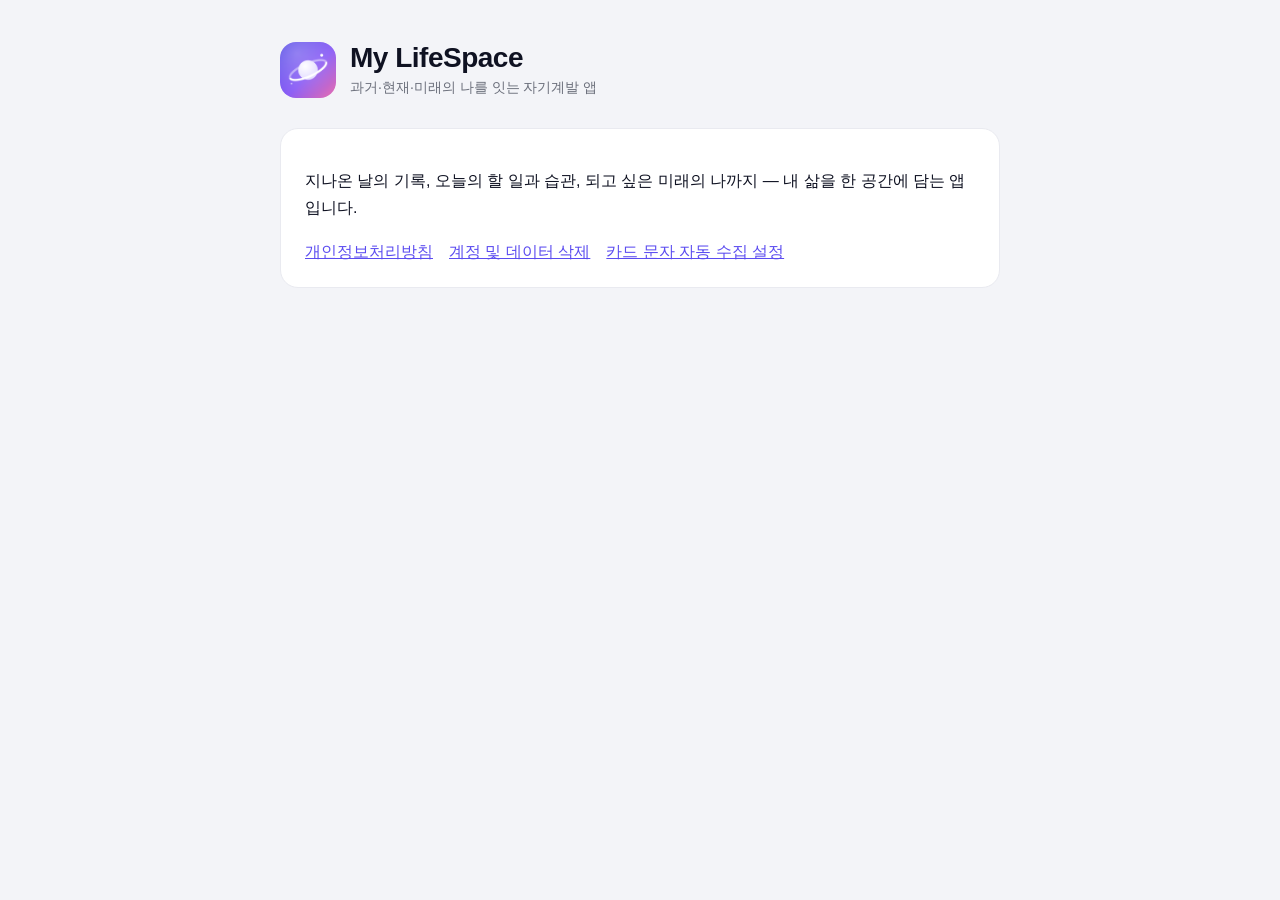
<file: index.html>
<!doctype html>
<html lang="ko">
<head>
  <meta charset="utf-8" />
  <meta name="viewport" content="width=device-width, initial-scale=1" />
  <title>My LifeSpace</title>
  <link rel="icon" href="icon.png" />
  <link rel="stylesheet" href="style.css" />
</head>
<body>
  <main>
    <header>
      <img src="icon.png" alt="My LifeSpace 아이콘" />
      <div>
        <h1>My LifeSpace</h1>
        <div class="muted">과거·현재·미래의 나를 잇는 자기계발 앱</div>
      </div>
    </header>
    <div class="card">
      <p>지나온 날의 기록, 오늘의 할 일과 습관, 되고 싶은 미래의 나까지 — 내 삶을 한 공간에 담는 앱입니다.</p>
      <nav>
        <a href="privacy.html">개인정보처리방침</a>
        <a href="delete-account.html">계정 및 데이터 삭제</a>
        <a href="auto-collect.html">카드 문자 자동 수집 설정</a>
      </nav>
    </div>
  </main>
</body>
</html>
</file>
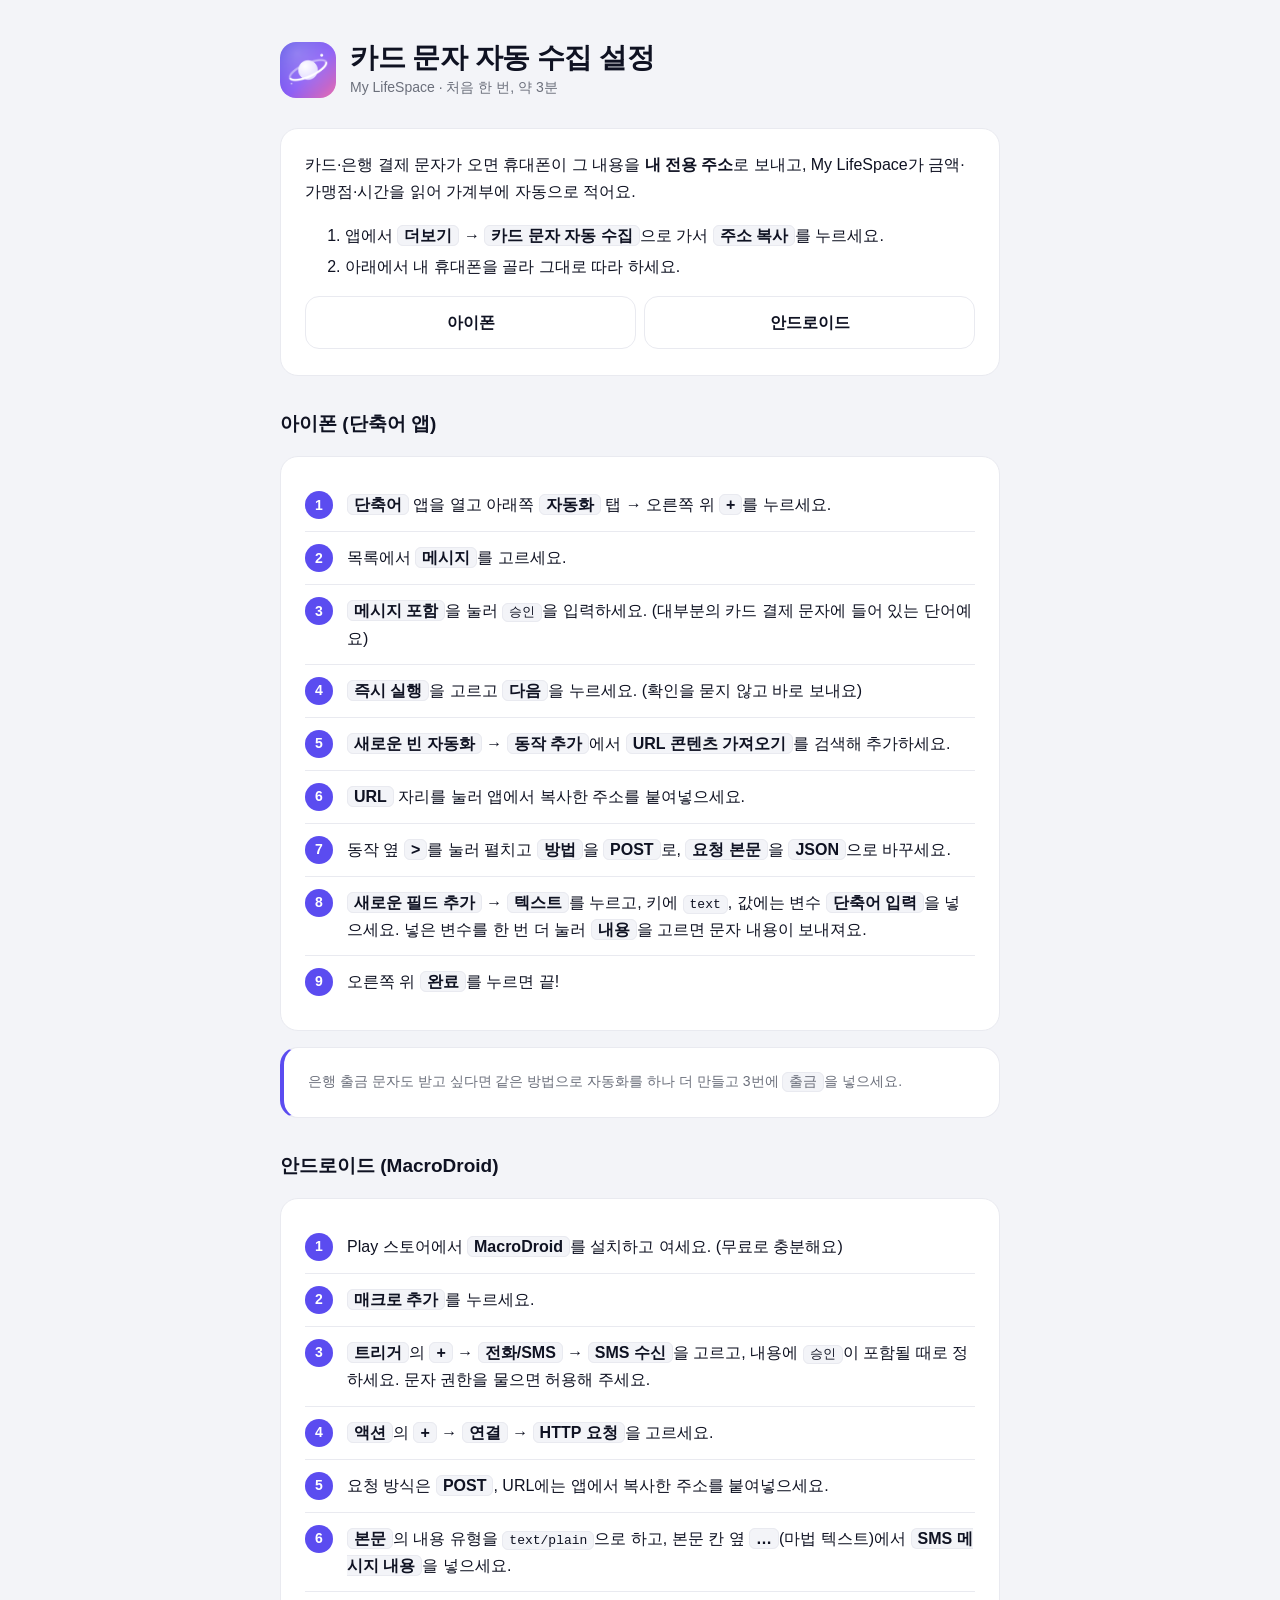
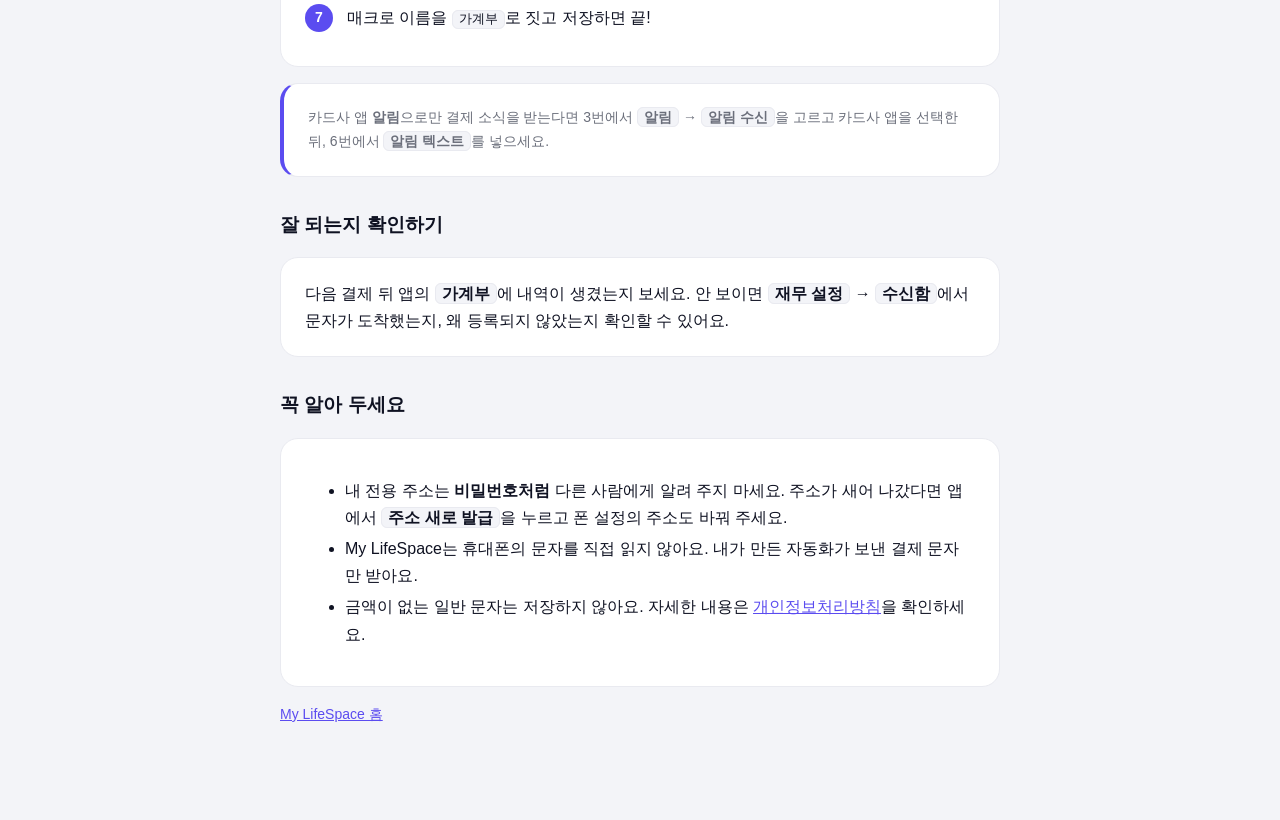
<file: auto-collect.html>
<!doctype html>
<html lang="ko">
<head>
  <meta charset="utf-8" />
  <meta name="viewport" content="width=device-width, initial-scale=1" />
  <title>카드 문자 자동 수집 설정 · My LifeSpace</title>
  <link rel="icon" href="icon.png" />
  <link rel="stylesheet" href="style.css" />
  <style>
    .tabs { display: flex; gap: 8px; margin: 8px 0 4px; }
    .tabs a { flex: 1; text-align: center; padding: 12px; border-radius: 14px; border: 1px solid var(--border);
      background: var(--card); color: var(--text); text-decoration: none; font-weight: 600; }
    .step { display: flex; gap: 14px; padding: 12px 0; border-bottom: 1px solid var(--border); }
    .step:last-child { border-bottom: 0; }
    .num { flex: none; width: 28px; height: 28px; border-radius: 50%; background: var(--primary); color: #fff;
      display: flex; align-items: center; justify-content: center; font-weight: 700; font-size: 14px; }
    .step p { margin: 0; }
    b.ui { background: var(--bg); border: 1px solid var(--border); border-radius: 6px; padding: 1px 6px; font-weight: 600; }
    code { background: var(--bg); border: 1px solid var(--border); border-radius: 6px; padding: 1px 6px; }
    .note { border-left: 4px solid var(--primary); }
    section { scroll-margin-top: 16px; }
  </style>
</head>
<body>
  <main>
    <header>
      <img src="icon.png" alt="" />
      <div>
        <h1>카드 문자 자동 수집 설정</h1>
        <div class="muted">My LifeSpace · 처음 한 번, 약 3분</div>
      </div>
    </header>

    <div class="card">
      카드·은행 결제 문자가 오면 휴대폰이 그 내용을 <strong>내 전용 주소</strong>로 보내고, My LifeSpace가 금액·가맹점·시간을 읽어 가계부에 자동으로 적어요.
      <ol>
        <li>앱에서 <b class="ui">더보기</b> → <b class="ui">카드 문자 자동 수집</b>으로 가서 <b class="ui">주소 복사</b>를 누르세요.</li>
        <li>아래에서 내 휴대폰을 골라 그대로 따라 하세요.</li>
      </ol>
      <div class="tabs">
        <a href="#iphone">아이폰</a>
        <a href="#android">안드로이드</a>
      </div>
    </div>

    <section id="iphone">
      <h2>아이폰 (단축어 앱)</h2>
      <div class="card">
        <div class="step"><div class="num">1</div><p><b class="ui">단축어</b> 앱을 열고 아래쪽 <b class="ui">자동화</b> 탭 → 오른쪽 위 <b class="ui">+</b>를 누르세요.</p></div>
        <div class="step"><div class="num">2</div><p>목록에서 <b class="ui">메시지</b>를 고르세요.</p></div>
        <div class="step"><div class="num">3</div><p><b class="ui">메시지 포함</b>을 눌러 <code>승인</code>을 입력하세요. (대부분의 카드 결제 문자에 들어 있는 단어예요)</p></div>
        <div class="step"><div class="num">4</div><p><b class="ui">즉시 실행</b>을 고르고 <b class="ui">다음</b>을 누르세요. (확인을 묻지 않고 바로 보내요)</p></div>
        <div class="step"><div class="num">5</div><p><b class="ui">새로운 빈 자동화</b> → <b class="ui">동작 추가</b>에서 <b class="ui">URL 콘텐츠 가져오기</b>를 검색해 추가하세요.</p></div>
        <div class="step"><div class="num">6</div><p><b class="ui">URL</b> 자리를 눌러 앱에서 복사한 주소를 붙여넣으세요.</p></div>
        <div class="step"><div class="num">7</div><p>동작 옆 <b class="ui">&gt;</b>를 눌러 펼치고 <b class="ui">방법</b>을 <b class="ui">POST</b>로, <b class="ui">요청 본문</b>을 <b class="ui">JSON</b>으로 바꾸세요.</p></div>
        <div class="step"><div class="num">8</div><p><b class="ui">새로운 필드 추가</b> → <b class="ui">텍스트</b>를 누르고, 키에 <code>text</code>, 값에는 변수 <b class="ui">단축어 입력</b>을 넣으세요. 넣은 변수를 한 번 더 눌러 <b class="ui">내용</b>을 고르면 문자 내용이 보내져요.</p></div>
        <div class="step"><div class="num">9</div><p>오른쪽 위 <b class="ui">완료</b>를 누르면 끝!</p></div>
      </div>
      <div class="card note muted">
        은행 출금 문자도 받고 싶다면 같은 방법으로 자동화를 하나 더 만들고 3번에 <code>출금</code>을 넣으세요.
      </div>
    </section>

    <section id="android">
      <h2>안드로이드 (MacroDroid)</h2>
      <div class="card">
        <div class="step"><div class="num">1</div><p>Play 스토어에서 <b class="ui">MacroDroid</b>를 설치하고 여세요. (무료로 충분해요)</p></div>
        <div class="step"><div class="num">2</div><p><b class="ui">매크로 추가</b>를 누르세요.</p></div>
        <div class="step"><div class="num">3</div><p><b class="ui">트리거</b>의 <b class="ui">+</b> → <b class="ui">전화/SMS</b> → <b class="ui">SMS 수신</b>을 고르고, 내용에 <code>승인</code>이 포함될 때로 정하세요. 문자 권한을 물으면 허용해 주세요.</p></div>
        <div class="step"><div class="num">4</div><p><b class="ui">액션</b>의 <b class="ui">+</b> → <b class="ui">연결</b> → <b class="ui">HTTP 요청</b>을 고르세요.</p></div>
        <div class="step"><div class="num">5</div><p>요청 방식은 <b class="ui">POST</b>, URL에는 앱에서 복사한 주소를 붙여넣으세요.</p></div>
        <div class="step"><div class="num">6</div><p><b class="ui">본문</b>의 내용 유형을 <code>text/plain</code>으로 하고, 본문 칸 옆 <b class="ui">…</b>(마법 텍스트)에서 <b class="ui">SMS 메시지 내용</b>을 넣으세요.</p></div>
        <div class="step"><div class="num">7</div><p>매크로 이름을 <code>가계부</code>로 짓고 저장하면 끝!</p></div>
      </div>
      <div class="card note muted">
        카드사 앱 <strong>알림</strong>으로만 결제 소식을 받는다면 3번에서 <b class="ui">알림</b> → <b class="ui">알림 수신</b>을 고르고 카드사 앱을 선택한 뒤, 6번에서 <b class="ui">알림 텍스트</b>를 넣으세요.
      </div>
    </section>

    <h2>잘 되는지 확인하기</h2>
    <div class="card">
      다음 결제 뒤 앱의 <b class="ui">가계부</b>에 내역이 생겼는지 보세요. 안 보이면 <b class="ui">재무 설정</b> → <b class="ui">수신함</b>에서 문자가 도착했는지, 왜 등록되지 않았는지 확인할 수 있어요.
    </div>

    <h2>꼭 알아 두세요</h2>
    <div class="card">
      <ul>
        <li>내 전용 주소는 <strong>비밀번호처럼</strong> 다른 사람에게 알려 주지 마세요. 주소가 새어 나갔다면 앱에서 <b class="ui">주소 새로 발급</b>을 누르고 폰 설정의 주소도 바꿔 주세요.</li>
        <li>My LifeSpace는 휴대폰의 문자를 직접 읽지 않아요. 내가 만든 자동화가 보낸 결제 문자만 받아요.</li>
        <li>금액이 없는 일반 문자는 저장하지 않아요. 자세한 내용은 <a href="privacy.html">개인정보처리방침</a>을 확인하세요.</li>
      </ul>
    </div>

    <p class="muted"><a href="index.html">My LifeSpace 홈</a></p>
  </main>
</body>
</html>
</file>
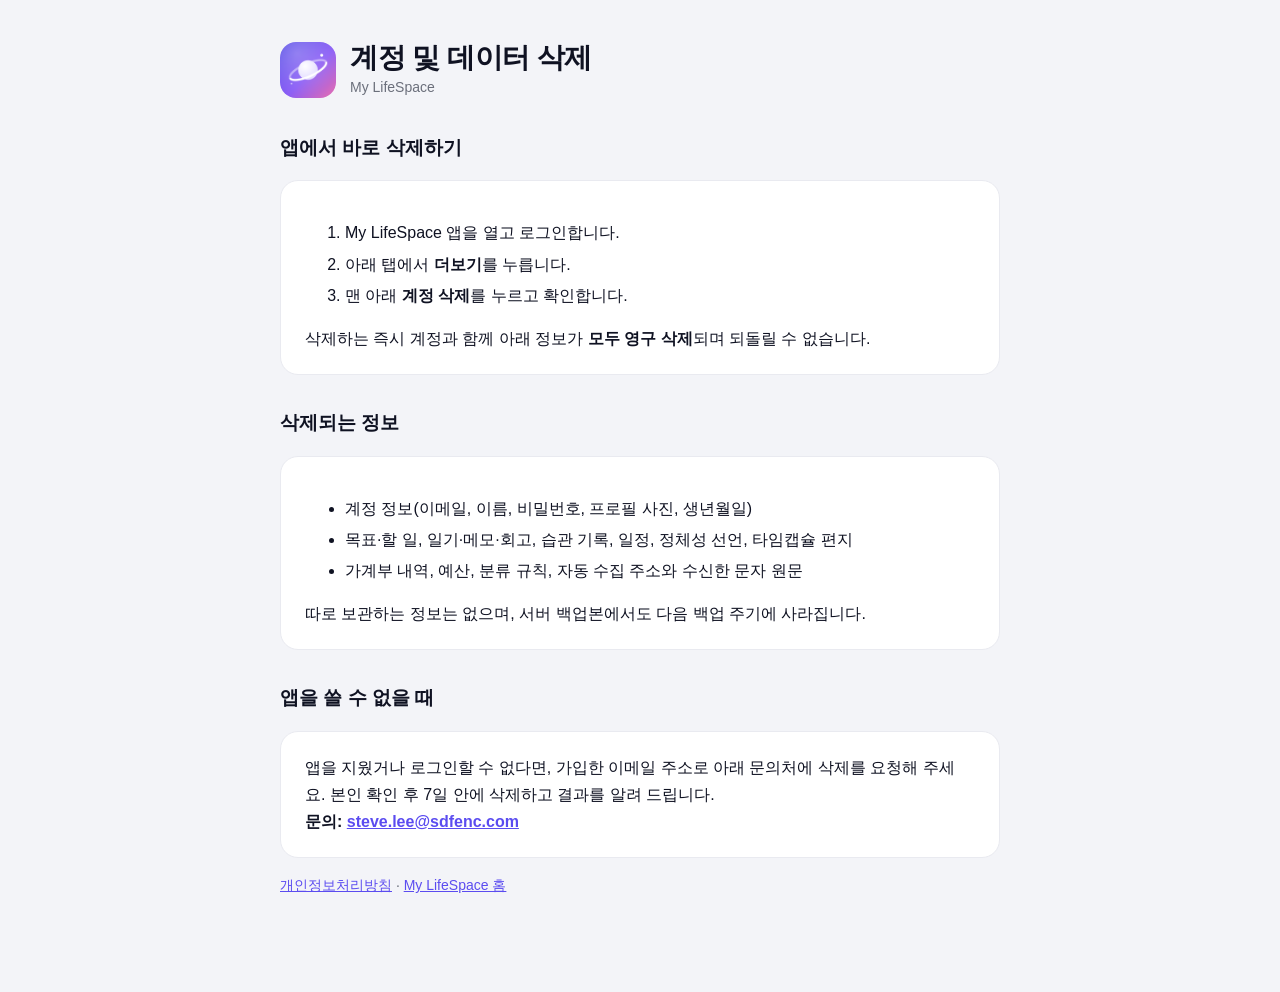
<file: delete-account.html>
<!doctype html>
<html lang="ko">
<head>
  <meta charset="utf-8" />
  <meta name="viewport" content="width=device-width, initial-scale=1" />
  <title>계정 및 데이터 삭제 · My LifeSpace</title>
  <link rel="icon" href="icon.png" />
  <link rel="stylesheet" href="style.css" />
</head>
<body>
  <main>
    <header>
      <img src="icon.png" alt="" />
      <div>
        <h1>계정 및 데이터 삭제</h1>
        <div class="muted">My LifeSpace</div>
      </div>
    </header>

    <h2>앱에서 바로 삭제하기</h2>
    <div class="card">
      <ol>
        <li>My LifeSpace 앱을 열고 로그인합니다.</li>
        <li>아래 탭에서 <strong>더보기</strong>를 누릅니다.</li>
        <li>맨 아래 <strong>계정 삭제</strong>를 누르고 확인합니다.</li>
      </ol>
      삭제하는 즉시 계정과 함께 아래 정보가 <strong>모두 영구 삭제</strong>되며 되돌릴 수 없습니다.
    </div>

    <h2>삭제되는 정보</h2>
    <div class="card">
      <ul>
        <li>계정 정보(이메일, 이름, 비밀번호, 프로필 사진, 생년월일)</li>
        <li>목표·할 일, 일기·메모·회고, 습관 기록, 일정, 정체성 선언, 타임캡슐 편지</li>
        <li>가계부 내역, 예산, 분류 규칙, 자동 수집 주소와 수신한 문자 원문</li>
      </ul>
      따로 보관하는 정보는 없으며, 서버 백업본에서도 다음 백업 주기에 사라집니다.
    </div>

    <h2>앱을 쓸 수 없을 때</h2>
    <div class="card">
      앱을 지웠거나 로그인할 수 없다면, 가입한 이메일 주소로 아래 문의처에 삭제를 요청해 주세요.
      본인 확인 후 7일 안에 삭제하고 결과를 알려 드립니다.<br />
      <strong>문의: <span id="contact-email"><a href="mailto:steve.lee@sdfenc.com">steve.lee@sdfenc.com</a></span></strong>
    </div>

    <p class="muted"><a href="privacy.html">개인정보처리방침</a> · <a href="index.html">My LifeSpace 홈</a></p>
  </main>
</body>
</html>
</file>
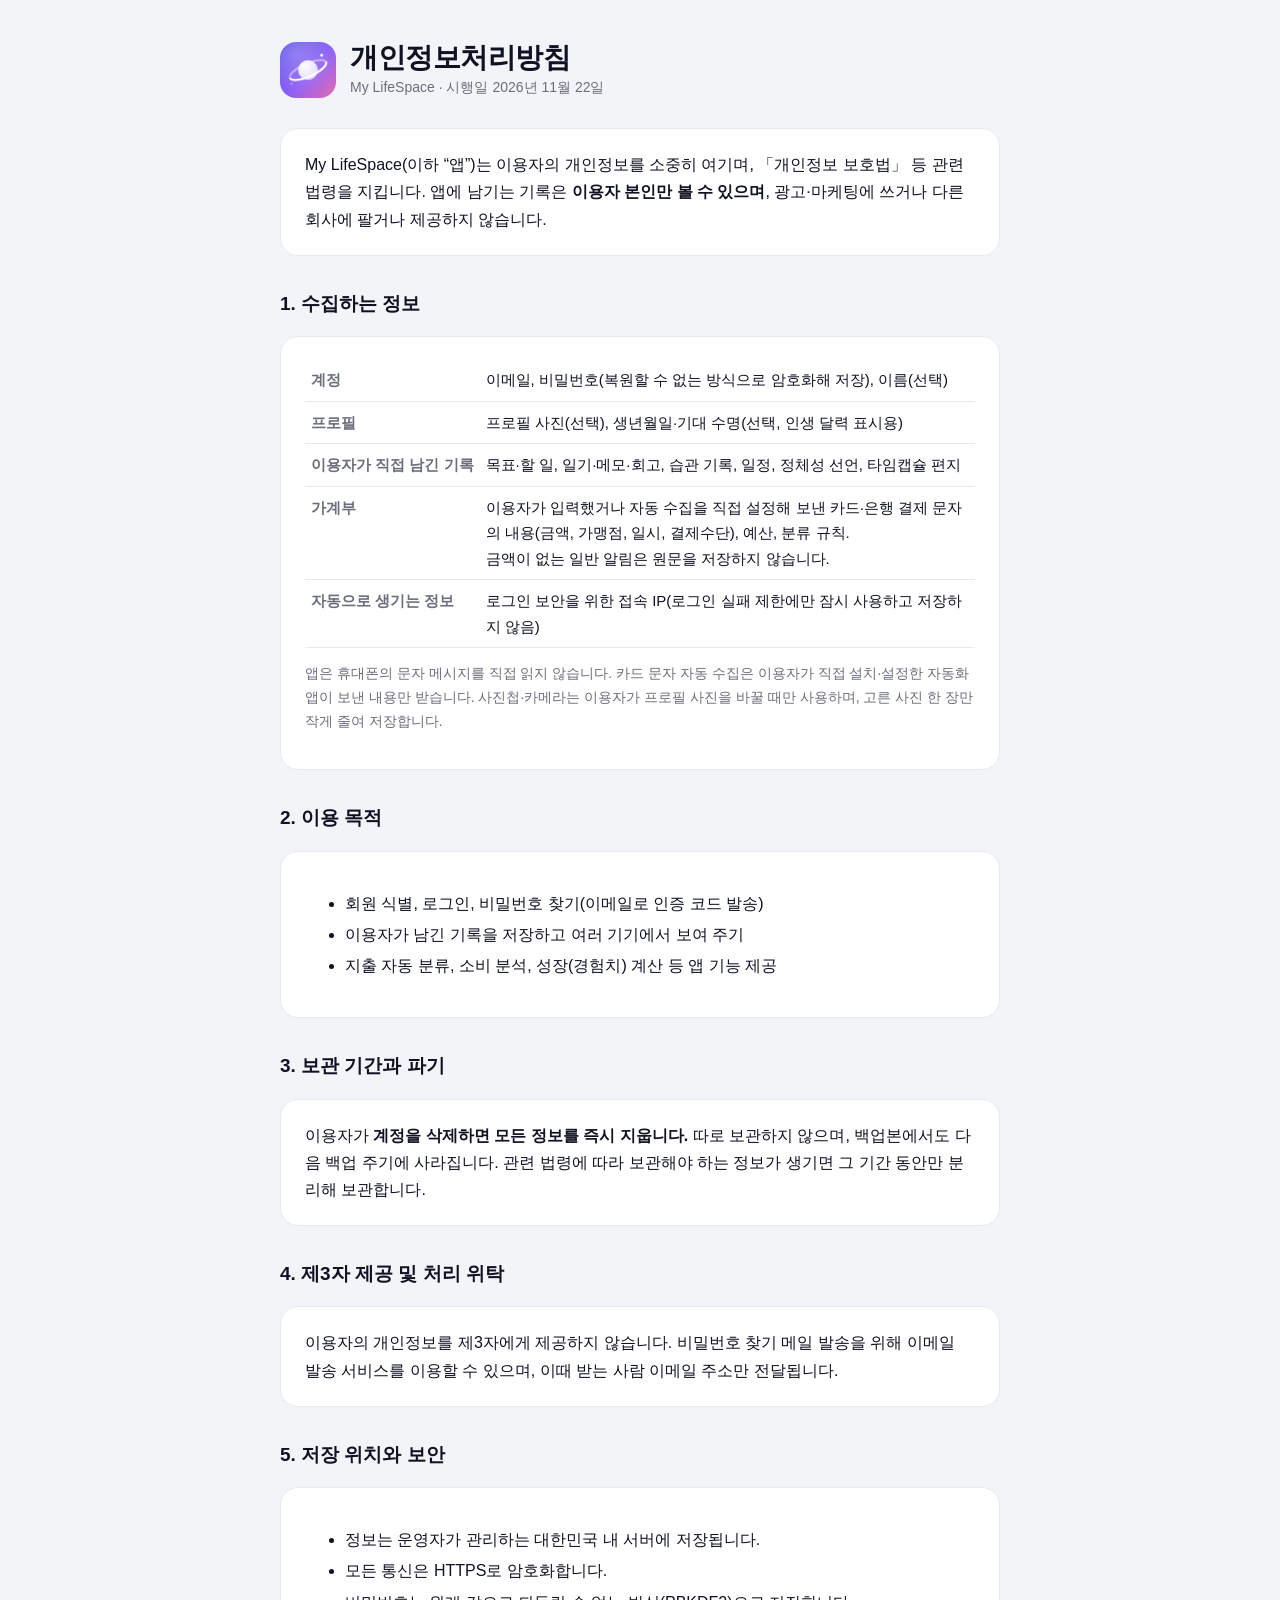
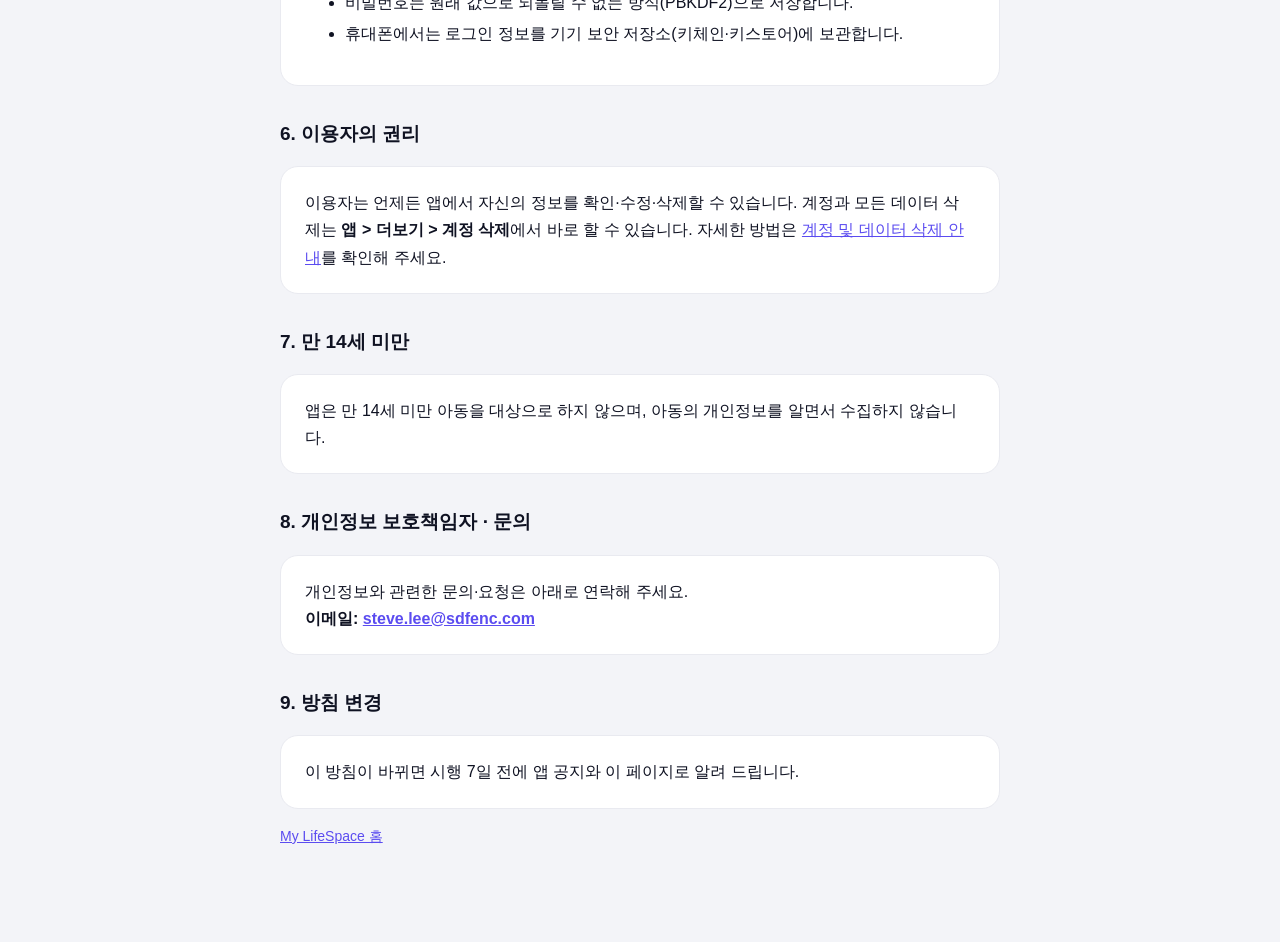
<file: privacy.html>
<!doctype html>
<html lang="ko">
<head>
  <meta charset="utf-8" />
  <meta name="viewport" content="width=device-width, initial-scale=1" />
  <title>개인정보처리방침 · My LifeSpace</title>
  <link rel="icon" href="icon.png" />
  <link rel="stylesheet" href="style.css" />
</head>
<body>
  <main>
    <header>
      <img src="icon.png" alt="" />
      <div>
        <h1>개인정보처리방침</h1>
        <div class="muted">My LifeSpace · 시행일 2026년 11월 22일</div>
      </div>
    </header>

    <div class="card">
      My LifeSpace(이하 “앱”)는 이용자의 개인정보를 소중히 여기며, 「개인정보 보호법」 등 관련 법령을 지킵니다.
      앱에 남기는 기록은 <strong>이용자 본인만 볼 수 있으며</strong>, 광고·마케팅에 쓰거나 다른 회사에 팔거나 제공하지 않습니다.
    </div>

    <h2>1. 수집하는 정보</h2>
    <div class="card">
      <table>
        <tr><th>계정</th><td>이메일, 비밀번호(복원할 수 없는 방식으로 암호화해 저장), 이름(선택)</td></tr>
        <tr><th>프로필</th><td>프로필 사진(선택), 생년월일·기대 수명(선택, 인생 달력 표시용)</td></tr>
        <tr><th>이용자가 직접 남긴 기록</th><td>목표·할 일, 일기·메모·회고, 습관 기록, 일정, 정체성 선언, 타임캡슐 편지</td></tr>
        <tr><th>가계부</th><td>이용자가 입력했거나 자동 수집을 직접 설정해 보낸 카드·은행 결제 문자의 내용(금액, 가맹점, 일시, 결제수단), 예산, 분류 규칙.<br />
          금액이 없는 일반 알림은 원문을 저장하지 않습니다.</td></tr>
        <tr><th>자동으로 생기는 정보</th><td>로그인 보안을 위한 접속 IP(로그인 실패 제한에만 잠시 사용하고 저장하지 않음)</td></tr>
      </table>
      <p class="muted">앱은 휴대폰의 문자 메시지를 직접 읽지 않습니다. 카드 문자 자동 수집은 이용자가 직접 설치·설정한 자동화 앱이 보낸 내용만 받습니다.
        사진첩·카메라는 이용자가 프로필 사진을 바꿀 때만 사용하며, 고른 사진 한 장만 작게 줄여 저장합니다.</p>
    </div>

    <h2>2. 이용 목적</h2>
    <div class="card">
      <ul>
        <li>회원 식별, 로그인, 비밀번호 찾기(이메일로 인증 코드 발송)</li>
        <li>이용자가 남긴 기록을 저장하고 여러 기기에서 보여 주기</li>
        <li>지출 자동 분류, 소비 분석, 성장(경험치) 계산 등 앱 기능 제공</li>
      </ul>
    </div>

    <h2>3. 보관 기간과 파기</h2>
    <div class="card">
      이용자가 <strong>계정을 삭제하면 모든 정보를 즉시 지웁니다.</strong> 따로 보관하지 않으며, 백업본에서도 다음 백업 주기에 사라집니다.
      관련 법령에 따라 보관해야 하는 정보가 생기면 그 기간 동안만 분리해 보관합니다.
    </div>

    <h2>4. 제3자 제공 및 처리 위탁</h2>
    <div class="card">
      이용자의 개인정보를 제3자에게 제공하지 않습니다. 비밀번호 찾기 메일 발송을 위해 이메일 발송 서비스를 이용할 수 있으며, 이때 받는 사람 이메일 주소만 전달됩니다.
    </div>

    <h2>5. 저장 위치와 보안</h2>
    <div class="card">
      <ul>
        <li>정보는 운영자가 관리하는 대한민국 내 서버에 저장됩니다.</li>
        <li>모든 통신은 HTTPS로 암호화합니다.</li>
        <li>비밀번호는 원래 값으로 되돌릴 수 없는 방식(PBKDF2)으로 저장합니다.</li>
        <li>휴대폰에서는 로그인 정보를 기기 보안 저장소(키체인·키스토어)에 보관합니다.</li>
      </ul>
    </div>

    <h2>6. 이용자의 권리</h2>
    <div class="card">
      이용자는 언제든 앱에서 자신의 정보를 확인·수정·삭제할 수 있습니다.
      계정과 모든 데이터 삭제는 <strong>앱 &gt; 더보기 &gt; 계정 삭제</strong>에서 바로 할 수 있습니다.
      자세한 방법은 <a href="delete-account.html">계정 및 데이터 삭제 안내</a>를 확인해 주세요.
    </div>

    <h2>7. 만 14세 미만</h2>
    <div class="card">앱은 만 14세 미만 아동을 대상으로 하지 않으며, 아동의 개인정보를 알면서 수집하지 않습니다.</div>

    <h2>8. 개인정보 보호책임자 · 문의</h2>
    <div class="card" id="contact">
      개인정보와 관련한 문의·요청은 아래로 연락해 주세요.<br />
      <strong>이메일: <span id="contact-email"><a href="mailto:steve.lee@sdfenc.com">steve.lee@sdfenc.com</a></span></strong>
    </div>

    <h2>9. 방침 변경</h2>
    <div class="card">이 방침이 바뀌면 시행 7일 전에 앱 공지와 이 페이지로 알려 드립니다.</div>

    <p class="muted"><a href="index.html">My LifeSpace 홈</a></p>
  </main>
</body>
</html>
</file>
<file: style.css>
:root {
  --bg: #f3f4f8;
  --card: #ffffff;
  --text: #0f1222;
  --muted: #6b6f7b;
  --primary: #5b4cf0;
  --border: #e9eaf0;
}
@media (prefers-color-scheme: dark) {
  :root {
    --bg: #0b0c12;
    --card: #17181f;
    --text: #f2f3f7;
    --muted: #8c90a3;
    --primary: #8b7cff;
    --border: #262733;
  }
}
* { box-sizing: border-box; }
body {
  margin: 0;
  background: var(--bg);
  color: var(--text);
  font-family: 'Wanted Sans', 'Pretendard', -apple-system, 'Apple SD Gothic Neo', 'Malgun Gothic', sans-serif;
  line-height: 1.7;
  -webkit-font-smoothing: antialiased;
}
main { max-width: 760px; margin: 0 auto; padding: 40px 20px 80px; }
header { display: flex; align-items: center; gap: 14px; margin-bottom: 28px; }
header img { width: 56px; height: 56px; border-radius: 16px; }
h1 { font-size: 28px; line-height: 1.3; margin: 0; letter-spacing: -0.5px; }
h2 { font-size: 19px; margin: 32px 0 8px; }
.card { background: var(--card); border: 1px solid var(--border); border-radius: 18px; padding: 22px 24px; margin: 16px 0; }
.muted { color: var(--muted); font-size: 14px; }
a { color: var(--primary); }
table { width: 100%; border-collapse: collapse; font-size: 15px; }
th, td { text-align: left; padding: 8px 6px; border-bottom: 1px solid var(--border); vertical-align: top; }
th { white-space: nowrap; color: var(--muted); font-weight: 600; }
ol li, ul li { margin: 4px 0; }
nav { display: flex; gap: 16px; flex-wrap: wrap; margin-top: 8px; }
</file>
